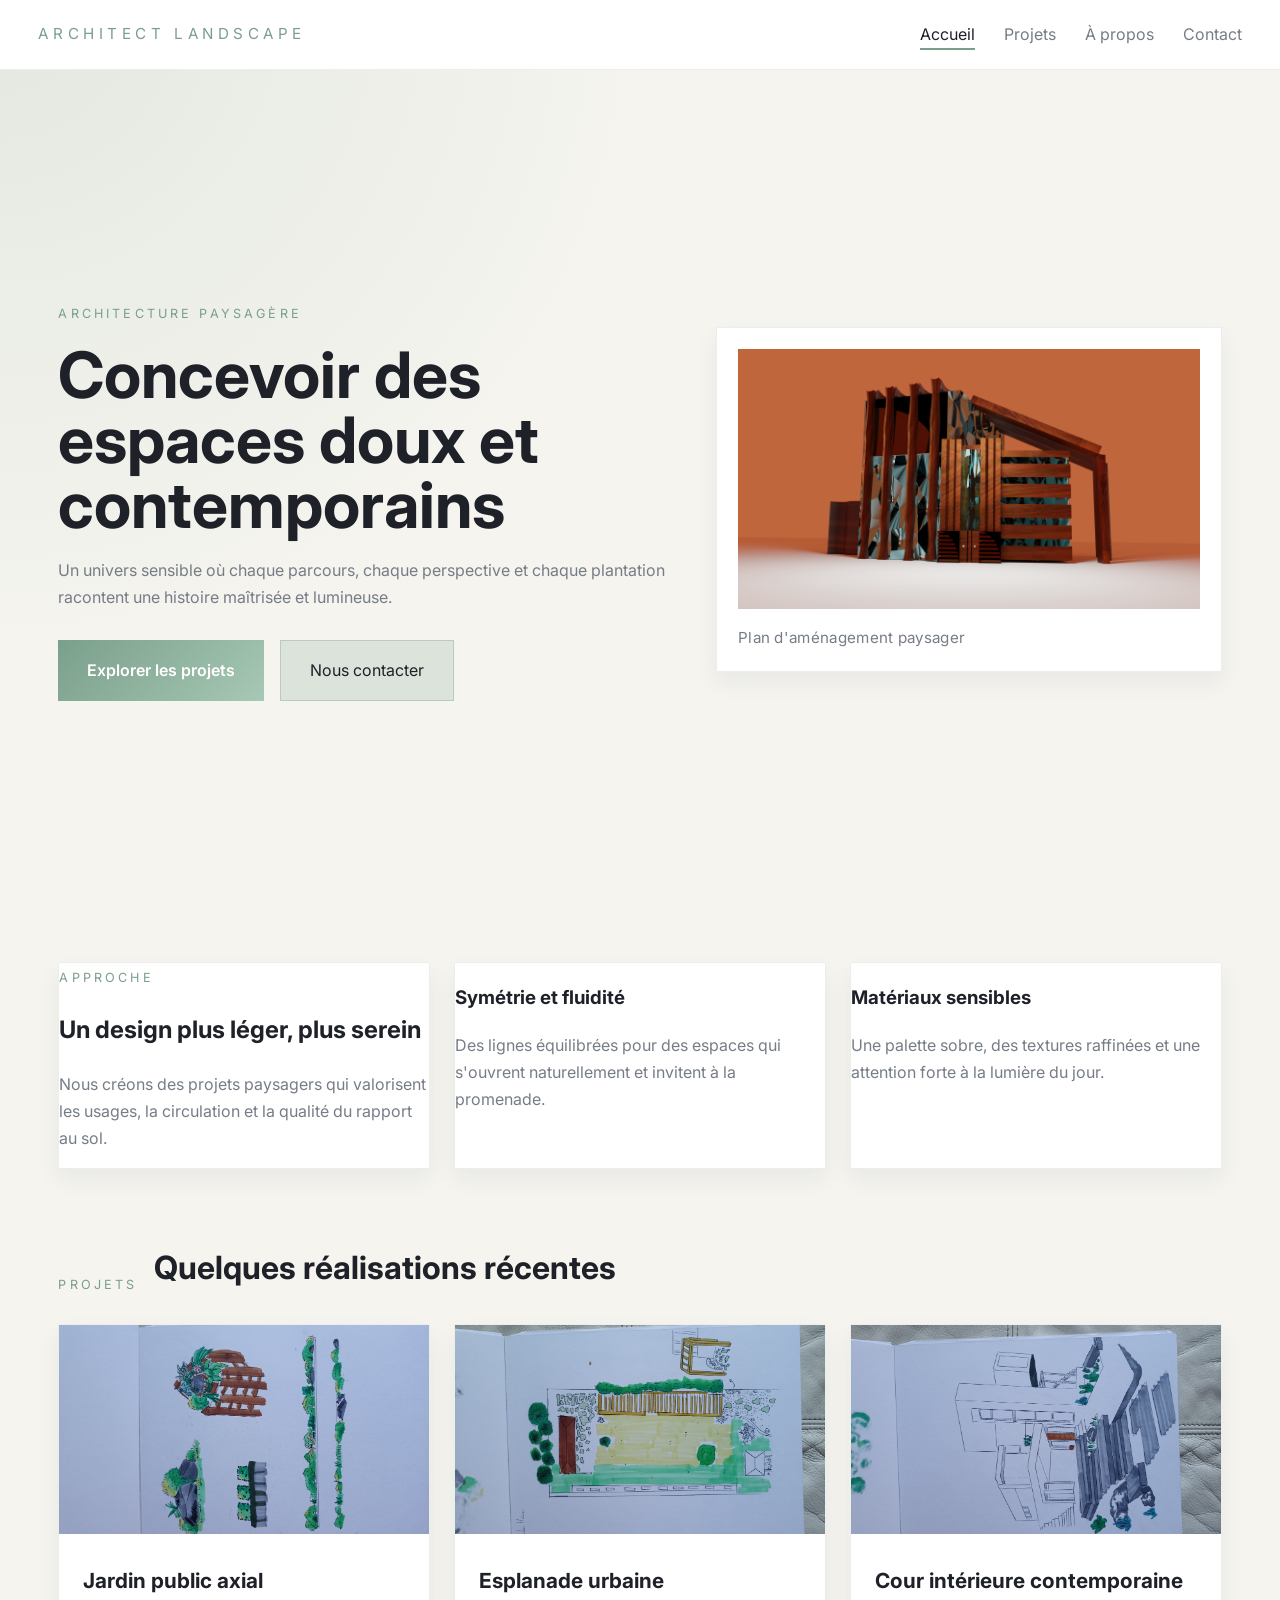
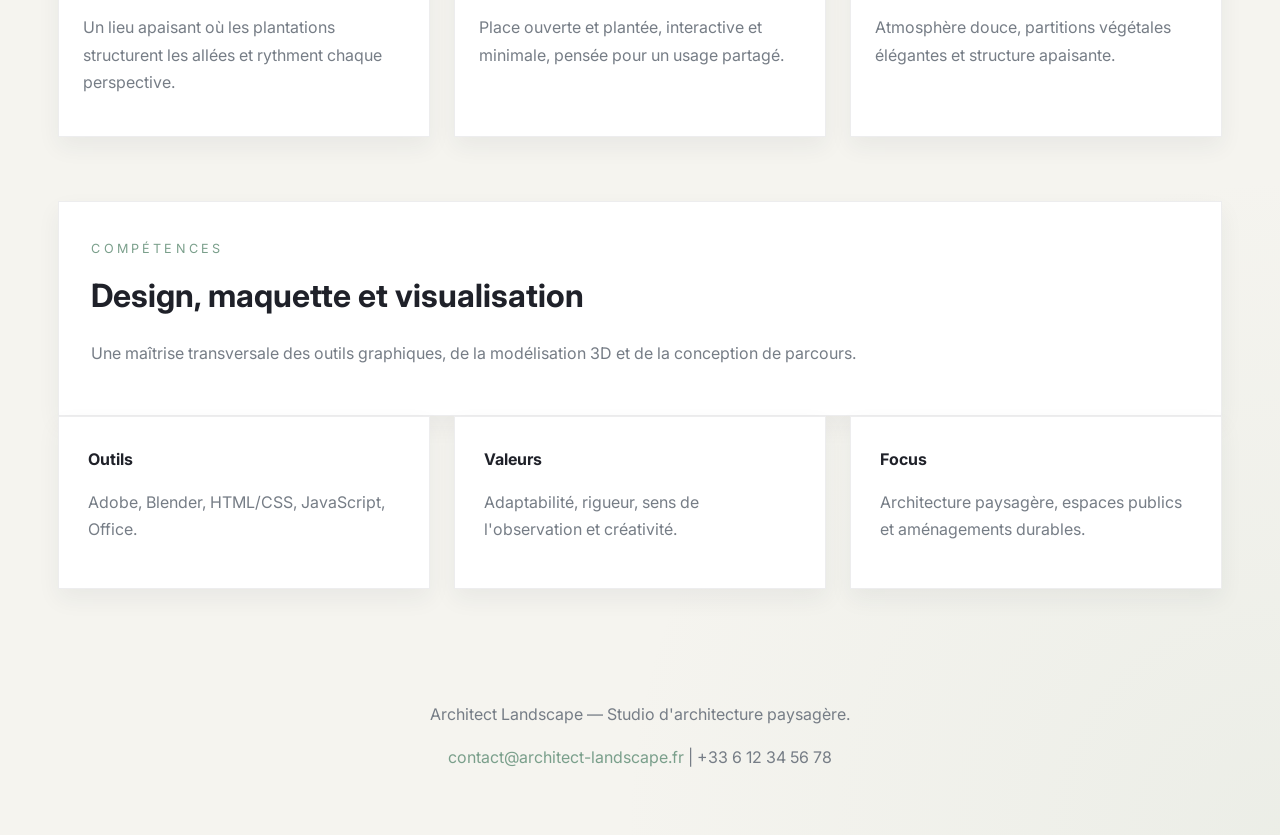
<file: index.html>
﻿<!DOCTYPE html>
<html lang="fr">
<head>
  <meta charset="UTF-8" />
  <meta name="viewport" content="width=device-width, initial-scale=1.0" />
  <title>Architect Landscape | Portfolio</title>
  <link rel="preconnect" href="https://fonts.googleapis.com" />
  <link rel="preconnect" href="https://fonts.gstatic.com" crossorigin />
  <link href="https://fonts.googleapis.com/css2?family=Inter:wght@400;500;600;700;800&display=swap" rel="stylesheet" crossorigin="anonymous" />
  <link rel="stylesheet" href="css/style.css" />
</head>
<body>
  <header class="topbar">
    <div class="logo">Architect Landscape</div>
    <nav class="nav">
      <button class="nav-toggle" aria-label="Ouvrir le menu">☰</button>
      <ul class="nav-links">
        <li><a href="index.html" class="active">Accueil</a></li>
        <li><a href="projets.html">Projets</a></li>
        <li><a href="about.html">À propos</a></li>
        <li><a href="contact.html">Contact</a></li>
      </ul>
    </nav>
  </header>

  <main>
    <section class="hero">
      <div class="hero-copy">
        <span class="eyebrow">Architecture paysagère</span>
        <h1>Concevoir des espaces doux et contemporains</h1>
        <p>Un univers sensible où chaque parcours, chaque perspective et chaque plantation racontent une histoire maîtrisée et lumineuse.</p>
        <div class="hero-actions">
          <a href="projets.html" class="btn btn-primary">Explorer les projets</a>
          <a href="contact.html" class="btn btn-secondary">Nous contacter</a>
        </div>
      </div>
      <div class="hero-visual">
        <div class="visual-card soft-card">
          <img src="images/plan1.png" alt="Plan architectural" />
          <div class="visual-caption">Plan d'aménagement paysager</div>
        </div>
      </div>
    </section>

    <section class="section intro-grid">
      <article class="card soft-card">
        <span class="section-label">Approche</span>
        <h2>Un design plus léger, plus serein</h2>
        <p>Nous créons des projets paysagers qui valorisent les usages, la circulation et la qualité du rapport au sol.</p>
      </article>
      <article class="card">
        <h3>Symétrie et fluidité</h3>
        <p>Des lignes équilibrées pour des espaces qui s'ouvrent naturellement et invitent à la promenade.</p>
      </article>
      <article class="card">
        <h3>Matériaux sensibles</h3>
        <p>Une palette sobre, des textures raffinées et une attention forte à la lumière du jour.</p>
      </article>
    </section>

    <section class="section">
      <div class="section-header">
        <span class="section-label">Projets</span>
        <h2>Quelques réalisations récentes</h2>
      </div>
      <div class="project-grid">
        <article class="project-card">
          <img src="images/Paysage1.jpg" alt="Jardin public" />
          <div class="project-body">
            <h3>Jardin public axial</h3>
            <p>Un lieu apaisant où les plantations structurent les allées et rythment chaque perspective.</p>
          </div>
        </article>
        <article class="project-card">
          <img src="images/Paysage2.jpg" alt="Esplanade urbaine" />
          <div class="project-body">
            <h3>Esplanade urbaine</h3>
            <p>Place ouverte et plantée, interactive et minimale, pensée pour un usage partagé.</p>
          </div>
        </article>
        <article class="project-card">
          <img src="images/paysage3.jpg" alt="Cour intérieure" />
          <div class="project-body">
            <h3>Cour intérieure contemporaine</h3>
            <p>Atmosphère douce, partitions végétales élégantes et structure apaisante.</p>
          </div>
        </article>
      </div>
    </section>

    <section class="section section-skillset">
      <div class="skill-card soft-card">
        <span class="section-label">Compétences</span>
        <h2>Design, maquette et visualisation</h2>
        <p>Une maîtrise transversale des outils graphiques, de la modélisation 3D et de la conception de parcours.</p>
      </div>
      <div class="skill-list">
        <div class="skill-item">
          <strong>Outils</strong>
          <p>Adobe, Blender, HTML/CSS, JavaScript, Office.</p>
        </div>
        <div class="skill-item">
          <strong>Valeurs</strong>
          <p>Adaptabilité, rigueur, sens de l'observation et créativité.</p>
        </div>
        <div class="skill-item">
          <strong>Focus</strong>
          <p>Architecture paysagère, espaces publics et aménagements durables.</p>
        </div>
      </div>
    </section>
  </main>

  <footer class="footer">
    <p>Architect Landscape — Studio d'architecture paysagère.</p>
    <p><a href="contact.html">contact@architect-landscape.fr</a> | +33 6 12 34 56 78</p>
  </footer>

  <script src="js/script.js"></script>
</body>
</html>
</file>
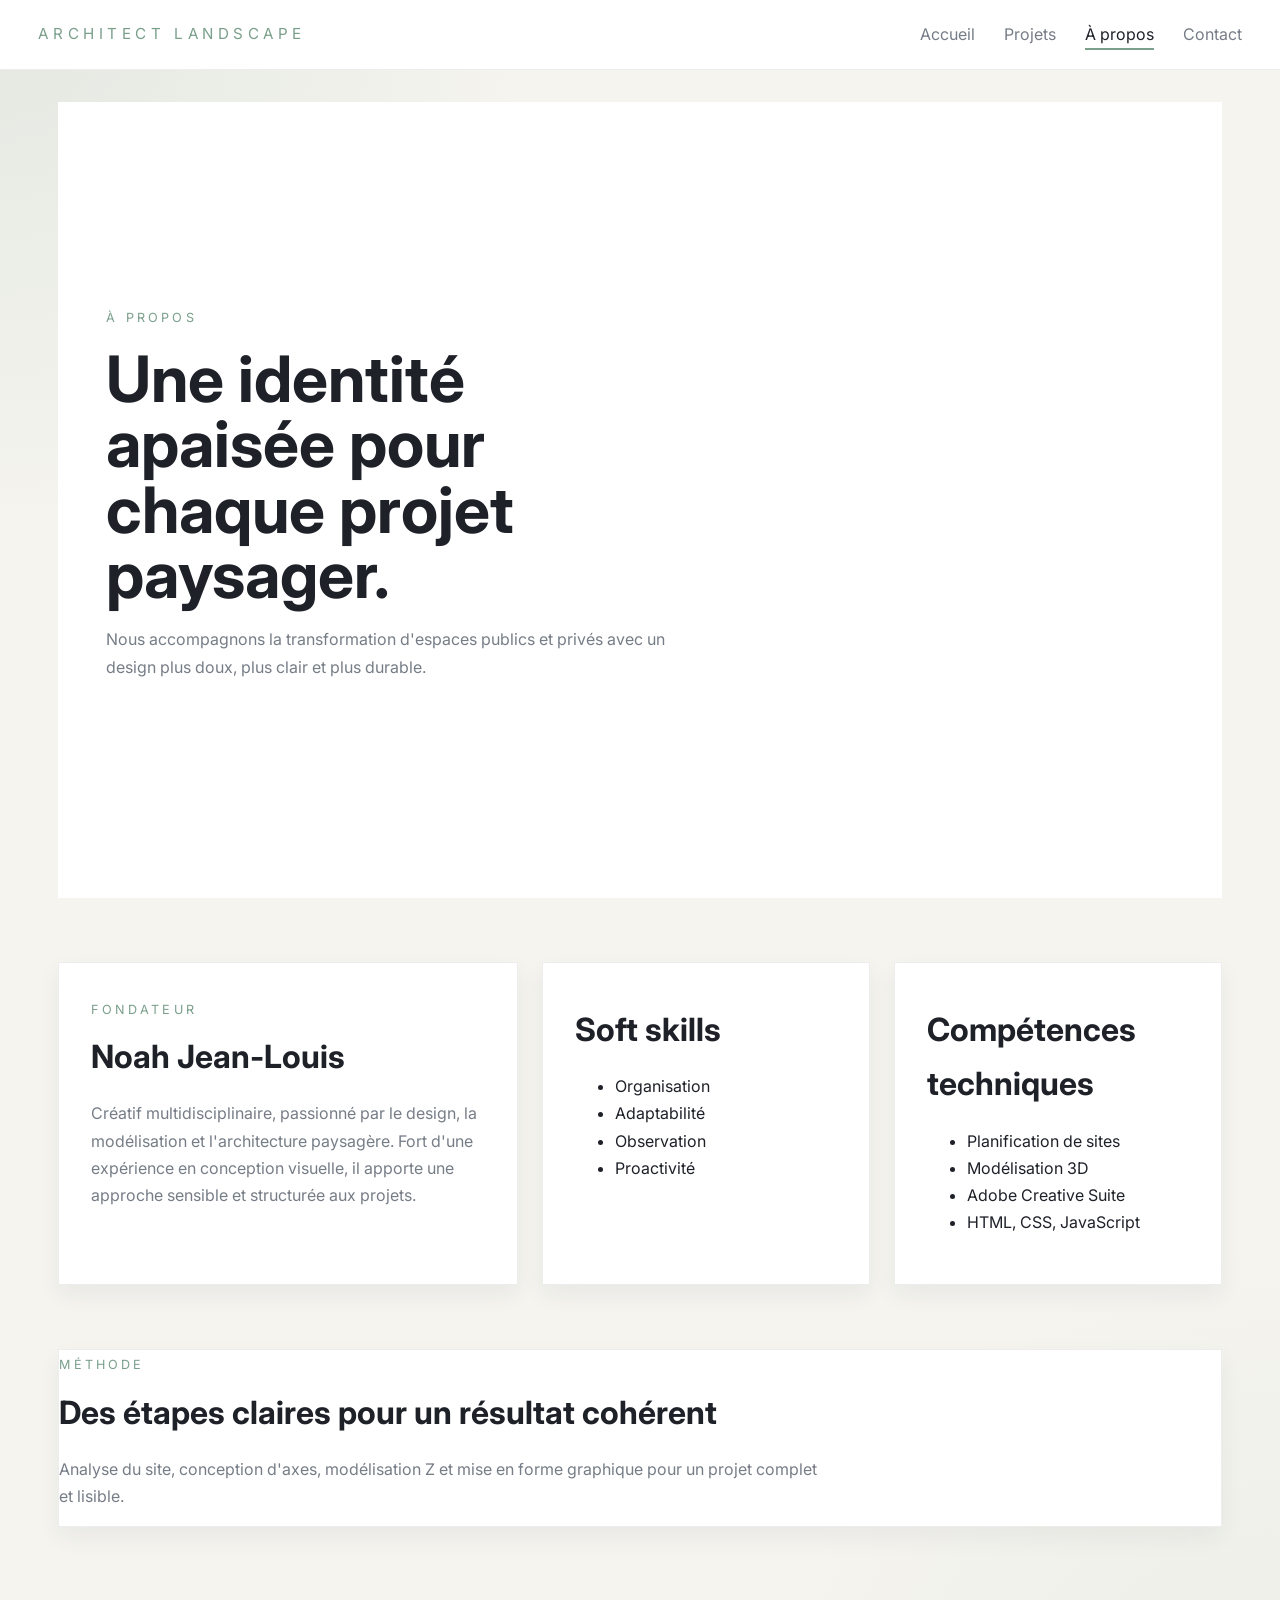
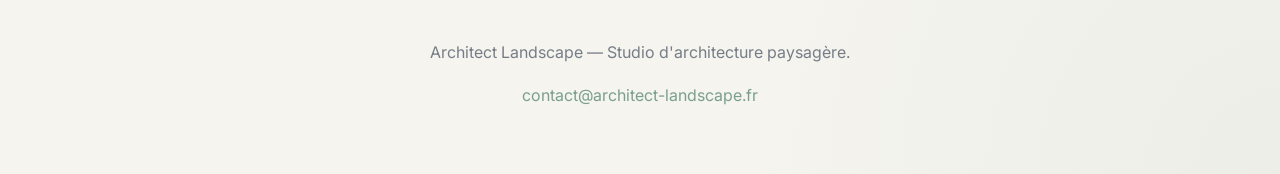
<file: about.html>
﻿<!DOCTYPE html>
<html lang="fr">
<head>
  <meta charset="UTF-8" />
  <meta name="viewport" content="width=device-width, initial-scale=1.0" />
  <title>À propos | Architect Landscape</title>
  <link rel="preconnect" href="https://fonts.googleapis.com" />
  <link rel="preconnect" href="https://fonts.gstatic.com" crossorigin />
  <link href="https://fonts.googleapis.com/css2?family=Inter:wght@400;500;600;700;800&display=swap" rel="stylesheet" crossorigin="anonymous" />
  <link rel="stylesheet" href="css/style.css" />
</head>
<body>
  <header class="topbar">
    <div class="logo">Architect Landscape</div>
    <nav class="nav">
      <button class="nav-toggle" aria-label="Ouvrir le menu">☰</button>
      <ul class="nav-links">
        <li><a href="index.html">Accueil</a></li>
        <li><a href="projets.html">Projets</a></li>
        <li><a href="about.html" class="active">À propos</a></li>
        <li><a href="contact.html">Contact</a></li>
      </ul>
    </nav>
  </header>

  <main>
    <section class="page-hero page-hero-light">
      <div>
        <span class="eyebrow">À propos</span>
        <h1>Une identité apaisée pour chaque projet paysager.</h1>
        <p>Nous accompagnons la transformation d'espaces publics et privés avec un design plus doux, plus clair et plus durable.</p>
      </div>
    </section>

    <section class="section about-grid">
      <div class="about-card soft-card">
        <span class="section-label">Fondateur</span>
        <h2>Noah Jean-Louis</h2>
        <p>Créatif multidisciplinaire, passionné par le design, la modélisation et l'architecture paysagère. Fort d'une expérience en conception visuelle, il apporte une approche sensible et structurée aux projets.</p>
      </div>
      <div class="about-card">
        <h3>Soft skills</h3>
        <ul>
          <li>Organisation</li>
          <li>Adaptabilité</li>
          <li>Observation</li>
          <li>Proactivité</li>
        </ul>
      </div>
      <div class="about-card">
        <h3>Compétences techniques</h3>
        <ul>
          <li>Planification de sites</li>
          <li>Modélisation 3D</li>
          <li>Adobe Creative Suite</li>
          <li>HTML, CSS, JavaScript</li>
        </ul>
      </div>
    </section>

    <section class="section section-feature">
      <div class="section-intro soft-card">
        <span class="section-label">Méthode</span>
        <h2>Des étapes claires pour un résultat cohérent</h2>
        <p>Analyse du site, conception d'axes, modélisation Z et mise en forme graphique pour un projet complet et lisible.</p>
      </div>
    </section>
  </main>

  <footer class="footer">
    <p>Architect Landscape — Studio d'architecture paysagère.</p>
    <p><a href="contact.html">contact@architect-landscape.fr</a></p>
  </footer>

  <script src="js/script.js"></script>
</body>
</html>
</file>
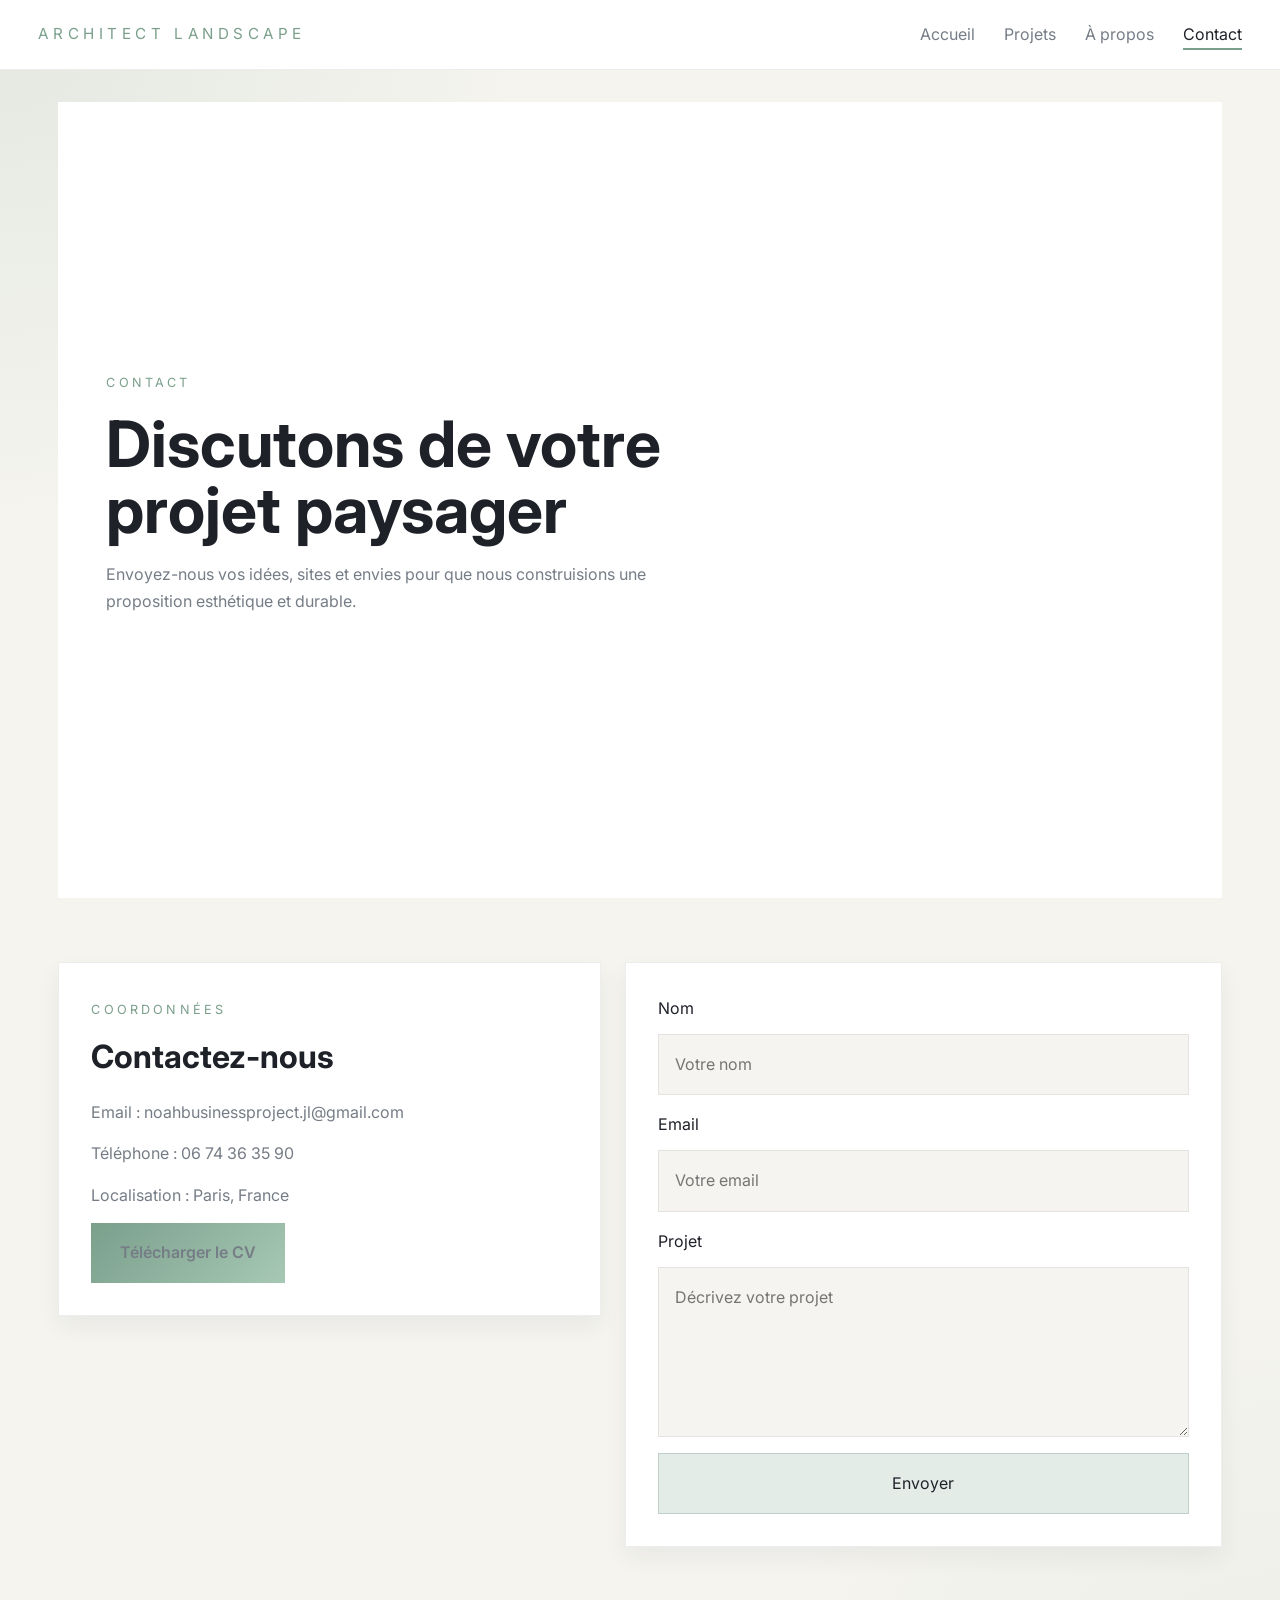
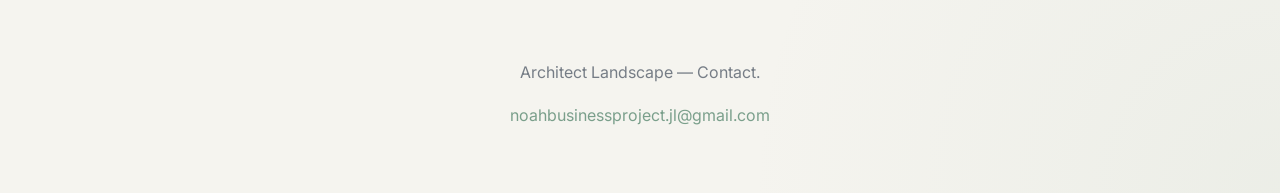
<file: contact.html>
﻿<!DOCTYPE html>
<html lang="fr">
<head>
  <meta charset="UTF-8" />
  <meta name="viewport" content="width=device-width, initial-scale=1.0" />
  <title>Contact | Architect Landscape</title>
  <link rel="preconnect" href="https://fonts.googleapis.com" />
  <link rel="preconnect" href="https://fonts.gstatic.com" crossorigin />
  <link href="https://fonts.googleapis.com/css2?family=Inter:wght@400;500;600;700;800&display=swap" rel="stylesheet" crossorigin="anonymous" />
  <link rel="stylesheet" href="css/style.css" />
</head>
<body>
  <header class="topbar">
    <div class="logo">Architect Landscape</div>
    <nav class="nav">
      <button class="nav-toggle" aria-label="Ouvrir le menu">☰</button>
      <ul class="nav-links">
        <li><a href="index.html">Accueil</a></li>
        <li><a href="projets.html">Projets</a></li>
        <li><a href="about.html">À propos</a></li>
        <li><a href="contact.html" class="active">Contact</a></li>
      </ul>
    </nav>
  </header>

  <main>
    <section class="page-hero page-hero-light">
      <div>
        <span class="eyebrow">Contact</span>
        <h1>Discutons de votre projet paysager</h1>
        <p>Envoyez-nous vos idées, sites et envies pour que nous construisions une proposition esthétique et durable.</p>
      </div>
    </section>

    <section class="section section-contact">
      <div class="contact-details soft-card">
        <span class="section-label">Coordonnées</span>
        <h2>Contactez-nous</h2>
        <p>Email : <a href="mailto:noahbusinessproject.jl@gmail.com">noahbusinessproject.jl@gmail.com</a></p>
        <p>Téléphone : <a href="tel:+33674363590">06 74 36 35 90</a></p>
        <p>Localisation : Paris, France</p>
        <a class="btn btn-primary" href="docs/Noah-Jean-Louis-CV.pdf" download>Télécharger le CV</a>
      </div>
      <form class="contact-form soft-card" action="https://formspree.io/f/xzzelogn" method="POST">
        <label>Nom
          <input type="text" name="name" required placeholder="Votre nom" />
        </label>
        <label>Email
          <input type="email" name="email" required placeholder="Votre email" />
        </label>
        <label>Projet
          <textarea name="message" rows="5" required placeholder="Décrivez votre projet"></textarea>
        </label>
        <button type="submit" class="btn btn-secondary">Envoyer</button>
      </form>
    </section>
  </main>

  <footer class="footer">
    <p>Architect Landscape — Contact.</p>
    <p><a href="mailto:noahbusinessproject.jl@gmail.com">noahbusinessproject.jl@gmail.com</a></p>
  </footer>

  <script src="js/script.js"></script>
</body>
</html>
</file>
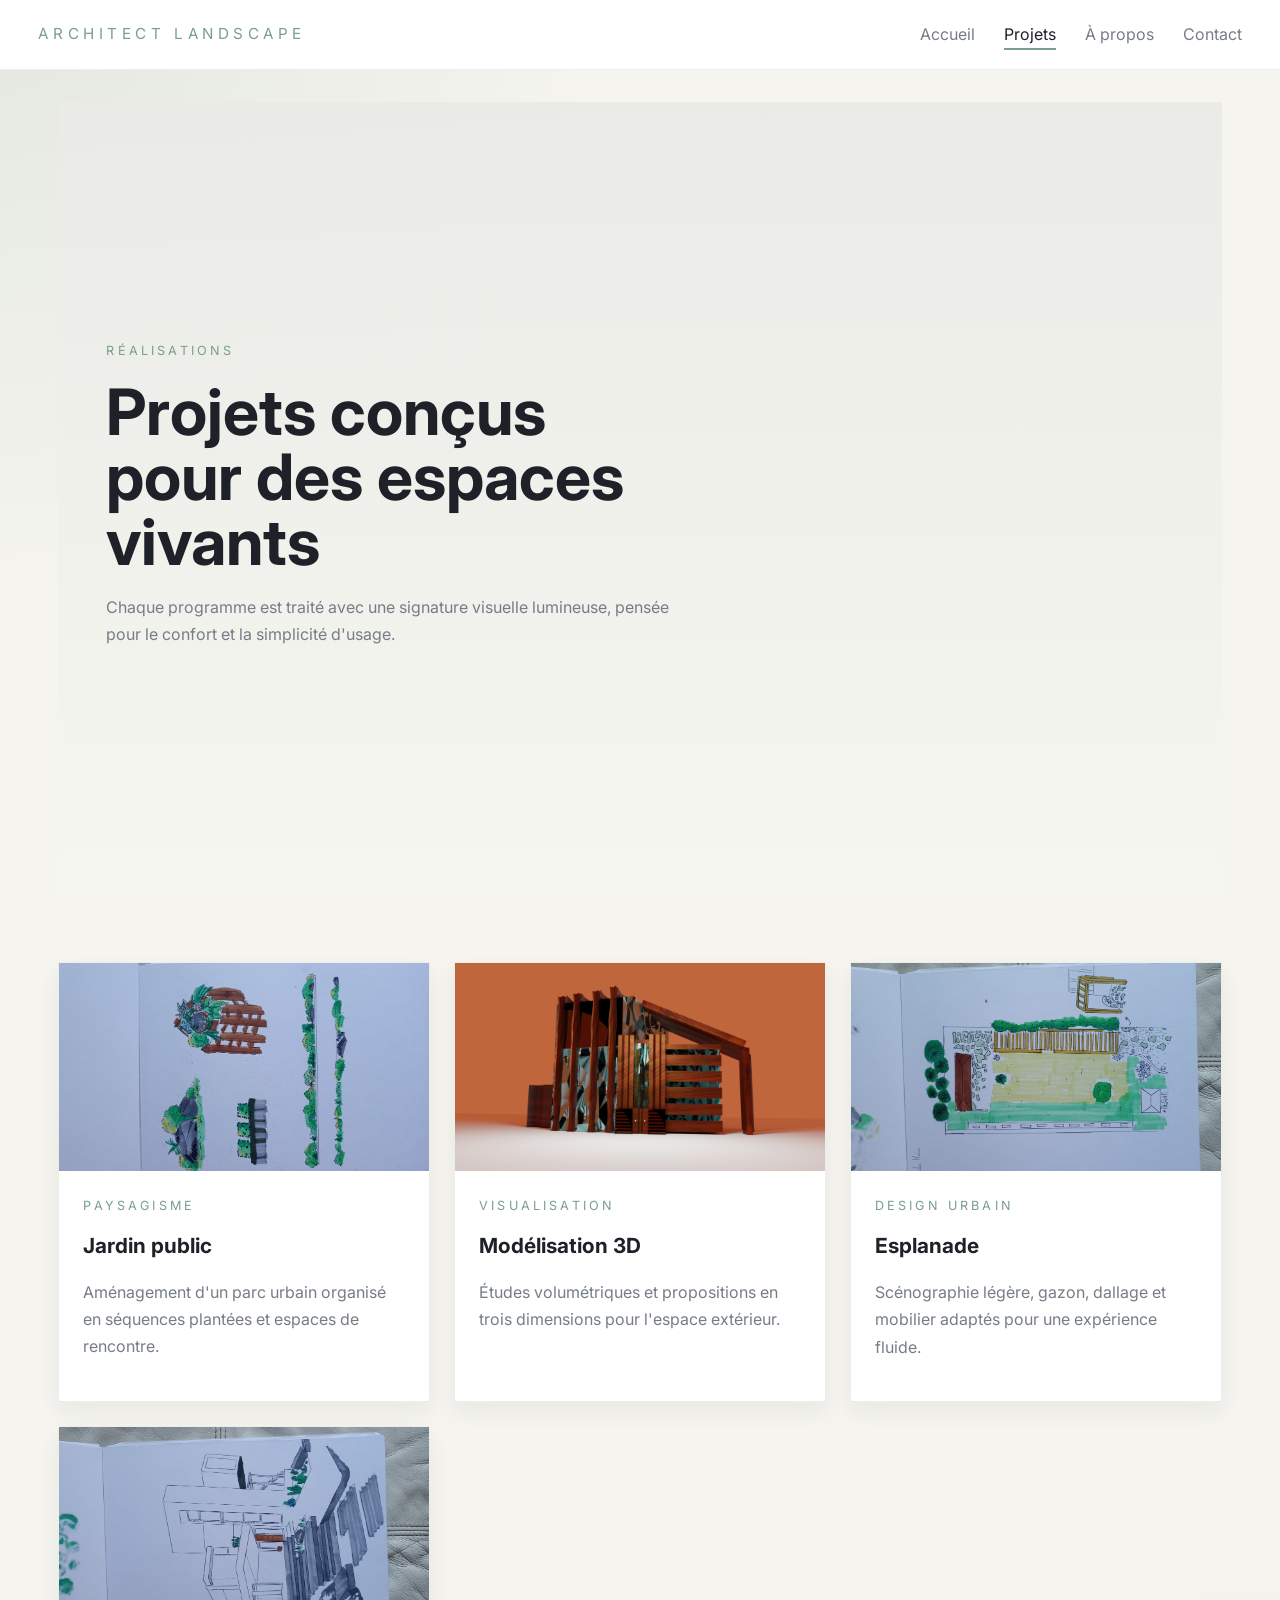
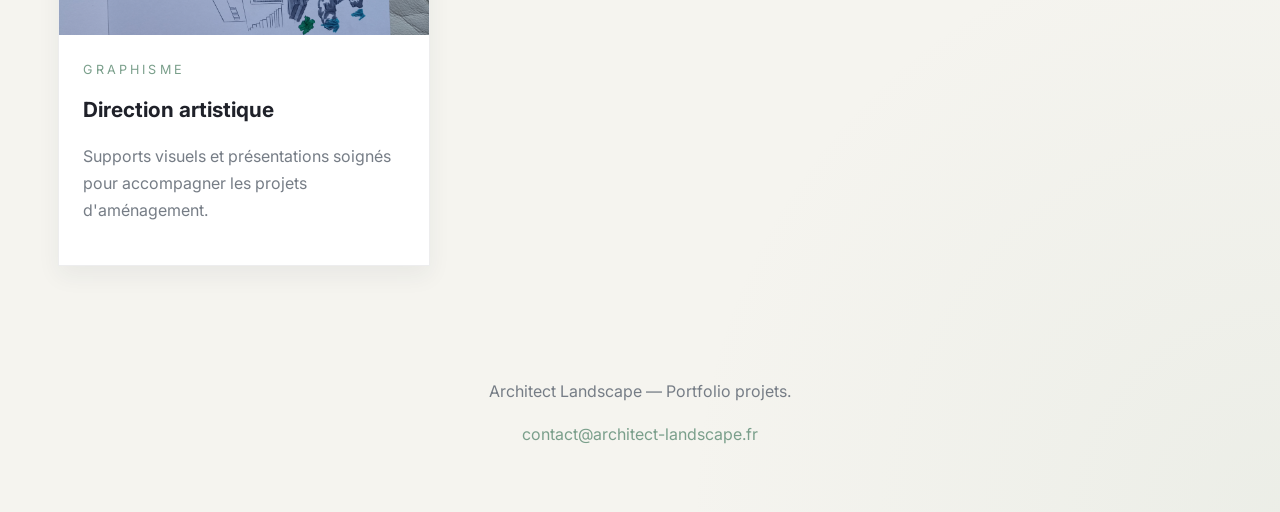
<file: projets.html>
﻿<!DOCTYPE html>
<html lang="fr">
<head>
  <meta charset="UTF-8" />
  <meta name="viewport" content="width=device-width, initial-scale=1.0" />
  <title>Projets | Architect Landscape</title>
  <link rel="preconnect" href="https://fonts.googleapis.com" />
  <link rel="preconnect" href="https://fonts.gstatic.com" crossorigin />
  <link href="https://fonts.googleapis.com/css2?family=Inter:wght@400;500;600;700;800&display=swap" rel="stylesheet" crossorigin="anonymous" />
  <link rel="stylesheet" href="css/style.css" />
</head>
<body>
  <header class="topbar">
    <div class="logo">Architect Landscape</div>
    <nav class="nav">
      <button class="nav-toggle" aria-label="Ouvrir le menu">☰</button>
      <ul class="nav-links">
        <li><a href="index.html">Accueil</a></li>
        <li><a href="projets.html" class="active">Projets</a></li>
        <li><a href="about.html">À propos</a></li>
        <li><a href="contact.html">Contact</a></li>
      </ul>
    </nav>
  </header>

  <main>
    <section class="page-hero page-hero-dark">
      <div>
        <span class="eyebrow">Réalisations</span>
        <h1>Projets conçus pour des espaces vivants</h1>
        <p>Chaque programme est traité avec une signature visuelle lumineuse, pensée pour le confort et la simplicité d'usage.</p>
      </div>
    </section>

    <section class="section projects-grid">
      <article class="project-card soft-card">
        <img src="images/Paysage1.jpg" alt="Paysagisme" />
        <div class="project-body">
          <span class="section-label">Paysagisme</span>
          <h3>Jardin public</h3>
          <p>Aménagement d'un parc urbain organisé en séquences plantées et espaces de rencontre.</p>
        </div>
      </article>
      <article class="project-card soft-card">
        <img src="images/plan1.png" alt="Projets 3D" />
        <div class="project-body">
          <span class="section-label">Visualisation</span>
          <h3>Modélisation 3D</h3>
          <p>Études volumétriques et propositions en trois dimensions pour l'espace extérieur.</p>
        </div>
      </article>
      <article class="project-card soft-card">
        <img src="images/Paysage2.jpg" alt="Design urbain" />
        <div class="project-body">
          <span class="section-label">Design urbain</span>
          <h3>Esplanade</h3>
          <p>Scénographie légère, gazon, dallage et mobilier adaptés pour une expérience fluide.</p>
        </div>
      </article>
      <article class="project-card soft-card">
        <img src="images/paysage3.jpg" alt="Graphisme" />
        <div class="project-body">
          <span class="section-label">Graphisme</span>
          <h3>Direction artistique</h3>
          <p>Supports visuels et présentations soignés pour accompagner les projets d'aménagement.</p>
        </div>
      </article>
    </section>
  </main>

  <footer class="footer">
    <p>Architect Landscape — Portfolio projets.</p>
    <p><a href="contact.html">contact@architect-landscape.fr</a></p>
  </footer>

  <script src="js/script.js"></script>
</body>
</html>
</file>
<file: css/style.css>
﻿:root {
  color-scheme: light;
  --bg: #f5f4ef;
  --surface: #ffffff;
  --surface-soft: rgba(255, 255, 255, 0.96);
  --text: #1f2129;
  --muted: #767d86;
  --accent: #7a9f8b;
  --accent-soft: #f0f4ed;
  --border: rgba(31, 33, 41, 0.08);
  --shadow: 0 12px 30px rgba(42, 48, 63, 0.08);
  --shadow-soft: 0 10px 22px rgba(38, 45, 62, 0.06);
  --radius: 0;
  --radius-sm: 0;
  --container-width: 1240px;
  font-family: 'Inter', system-ui, sans-serif;
}

* {
  box-sizing: border-box;
}

html {
  scroll-behavior: smooth;
}

body {
  margin: 0;
  min-height: 100vh;
  background: radial-gradient(circle at top left, rgba(122, 159, 139, 0.14), transparent 24%),
    radial-gradient(circle at bottom right, rgba(169, 192, 173, 0.12), transparent 24%),
    var(--bg);
  color: var(--text);
  line-height: 1.7;
}

img {
  display: block;
  max-width: 100%;
  border-radius: 0;
}

a {
  color: inherit;
  text-decoration: none;
}

button,
input,
textarea,
a {
  font: inherit;
}

button {
  border: none;
  cursor: pointer;
}

.topbar {
  position: sticky;
  top: 0;
  z-index: 20;
  display: flex;
  align-items: center;
  justify-content: space-between;
  gap: 1rem;
  padding: 1.3rem 2.4rem;
  background: rgba(255, 255, 255, 0.98);
  border-bottom: 1px solid rgba(31, 33, 41, 0.08);
}

.logo {
  font-size: 0.95rem;
  letter-spacing: 0.3em;
  text-transform: uppercase;
  color: var(--accent);
}

.nav {
  display: flex;
  align-items: center;
  gap: 1rem;
}

.nav-toggle {
  display: none;
  padding: 0.75rem 1rem;
  background: rgba(255, 255, 255, 0.95);
  border-radius: 0;
  box-shadow: none;
}

.nav-links {
  display: flex;
  align-items: center;
  gap: 1.8rem;
  list-style: none;
  margin: 0;
  padding: 0;
}

.nav-links a {
  position: relative;
  color: var(--muted);
  transition: color 0.25s ease;
  padding: 0.2rem 0;
}

.nav-links a:hover,
.nav-links a.active {
  color: var(--text);
}

.nav-links a.active::after,
.nav-links a:hover::after {
  content: '';
  position: absolute;
  left: 0;
  right: 0;
  bottom: -0.2rem;
  height: 2px;
  background: var(--accent);
}

main {
  width: min(var(--container-width), 100%);
  margin: 0 auto;
  padding: 2rem 2.4rem 4rem;
}

.hero,
.page-hero {
  display: grid;
  grid-template-columns: 1.1fr 0.9fr;
  align-items: center;
  gap: 2.5rem;
  min-height: calc(100vh - 104px);
  margin-bottom: 2.5rem;
}

.hero-copy {
  max-width: 620px;
}

.hero h1,
.page-hero h1 {
  font-size: clamp(2.8rem, 5vw, 4.4rem);
  line-height: 1.02;
  margin: 1rem 0 1.2rem;
}

.eyebrow,
.section-label {
  display: inline-flex;
  text-transform: uppercase;
  letter-spacing: 0.25em;
  color: var(--accent);
  font-size: 0.79rem;
}

.hero p,
.page-hero p,
.section p,
.project-body p,
.skill-item p {
  color: var(--muted);
  max-width: 48rem;
}

.hero-actions {
  display: flex;
  flex-wrap: wrap;
  gap: 1rem;
  margin-top: 1.8rem;
}

.btn {
  display: inline-flex;
  align-items: center;
  justify-content: center;
  padding: 1rem 1.8rem;
  border-radius: 0;
  transition: transform 0.25s ease, background 0.25s ease;
}

.btn:hover {
  transform: translateY(-1px);
}

.btn-primary {
  background: linear-gradient(135deg, var(--accent), #a6c8b5);
  color: #ffffff;
  font-weight: 600;
}

.btn-secondary {
  background: rgba(122, 159, 139, 0.20);
  border: 1px solid rgba(122, 159, 139, 0.36);
  color: var(--text);
}

.hero-visual .visual-card,
.card,
.soft-card,
.project-card,
.contact-details,
.contact-form,
.skill-card,
.skill-item,
.about-card,
.section-intro {
  background: var(--surface);
  border: 1px solid var(--border);
  box-shadow: var(--shadow-soft);
  border-radius: 0;
}

.hero-visual {
  display: flex;
  justify-content: center;
  align-items: center;
}

.visual-card {
  width: 100%;
  max-width: 520px;
  padding: 1.3rem;
}

.visual-card img {
  width: 100%;
  border-radius: 0;
  box-shadow: none;
}

.visual-caption {
  margin-top: 1rem;
  font-size: 0.95rem;
  letter-spacing: 0.02em;
  color: var(--muted);
}

.section {
  margin-top: 3rem;
  padding-top: 1rem;
}

.section-header {
  display: flex;
  align-items: flex-end;
  gap: 1rem;
  margin-bottom: 1.8rem;
}

.section-header h2,
.section-intro h2,
.project-body h3,
.skill-card h2,
.about-card h2,
.about-card h3,
.contact-details h2 {
  margin: 0.5rem 0 0;
  font-size: 2rem;
}

.intro-grid,
.project-grid,
.skill-list,
.projects-grid,
.about-grid,
.section-contact {
  display: grid;
  gap: 1.5rem;
}

.intro-grid {
  grid-template-columns: repeat(3, minmax(0, 1fr));
}

.project-grid,
.projects-grid {
  grid-template-columns: repeat(3, minmax(0, 1fr));
}

.project-card {
  display: grid;
  grid-template-rows: auto 1fr;
  overflow: hidden;
}

.project-card img {
  width: 100%;
  height: auto;
  object-fit: cover;
}

.project-body {
  padding: 1.25rem 1.5rem 1.5rem;
}

.project-body h3 {
  margin: 0.6rem 0 0.9rem;
  font-size: 1.3rem;
}

.section-skillset {
  margin-top: 3rem;
}

.skill-card {
  padding: 2rem;
}

.skill-list {
  grid-template-columns: repeat(3, minmax(0, 1fr));
}

.skill-item {
  padding: 1.8rem;
}

.skill-item strong {
  display: block;
  margin-bottom: 0.8rem;
  color: var(--text);
}

.section-contact {
  grid-template-columns: 1fr 1.1fr;
  align-items: start;
}

.contact-details {
  padding: 2rem;
}

.contact-details p,
.contact-details a {
  margin: 0.9rem 0 0;
  color: var(--muted);
}

.contact-form {
  padding: 2rem;
  display: grid;
  gap: 1rem;
}

.contact-form label {
  display: grid;
  gap: 0.75rem;
  color: var(--text);
}

.contact-form input,
.contact-form textarea {
  width: 100%;
  background: rgba(245, 244, 239, 0.92);
  border: 1px solid var(--border);
  border-radius: 0;
  color: var(--text);
  padding: 1rem 1rem;
}

.contact-form textarea {
  min-height: 170px;
  resize: vertical;
}

hr {
  border: none;
  border-top: 1px solid rgba(31, 33, 41, 0.06);
  margin: 3rem 0;
}

.footer {
  padding: 2rem 2.4rem 3rem;
  text-align: center;
  color: var(--muted);
}

.footer a {
  color: var(--accent);
}

.page-hero {
  padding: 3rem;
}

.page-hero-light {
  background: var(--surface);
}

.page-hero-dark {
  background: linear-gradient(180deg, rgba(234, 235, 230, 0.95), rgba(245, 246, 240, 0.95));
}

.about-grid {
  grid-template-columns: 1.4fr 1fr 1fr;
}

.about-card {
  padding: 2rem;
}

@media (max-width: 1100px) {
  .hero,
  .page-hero,
  .section-contact,
  .about-grid,
  .intro-grid,
  .project-grid,
  .projects-grid,
  .skill-list {
    grid-template-columns: 1fr;
  }

  .section-header {
    flex-direction: column;
    align-items: flex-start;
  }
}

@media (max-width: 900px) {
  .topbar {
    flex-wrap: wrap;
    padding: 1rem 1.5rem;
  }

  .nav-toggle {
    display: inline-flex;
    background: rgba(255, 255, 255, 0.98);
    border: 1px solid var(--border);
  }

  .nav-links {
    display: none;
    flex-direction: column;
    width: 100%;
    gap: 0;
    margin-top: 1rem;
    border-top: 1px solid rgba(31, 33, 41, 0.06);
    padding-top: 1rem;
  }

  .nav-links.show {
    display: flex;
  }

  .nav-links li {
    width: 100%;
  }

  .nav-links a {
    display: block;
    width: 100%;
    padding: 0.8rem 0;
    border-top: 1px solid rgba(31, 33, 41, 0.06);
  }

  .hero {
    min-height: 0;
  }

  main {
    padding: 1.5rem 1.5rem 3rem;
  }
}

@media (max-width: 640px) {
  .hero h1,
  .page-hero h1 {
    font-size: 2.6rem;
  }

  .hero-actions {
    flex-direction: column;
    align-items: stretch;
  }

  .btn {
    width: 100%;
  }

  .page-hero {
    padding: 2rem 1rem;
  }

  .section {
    padding-top: 0.8rem;
  }

  .contact-form,
  .contact-details {
    padding: 1.5rem;
  }
}
</file>
